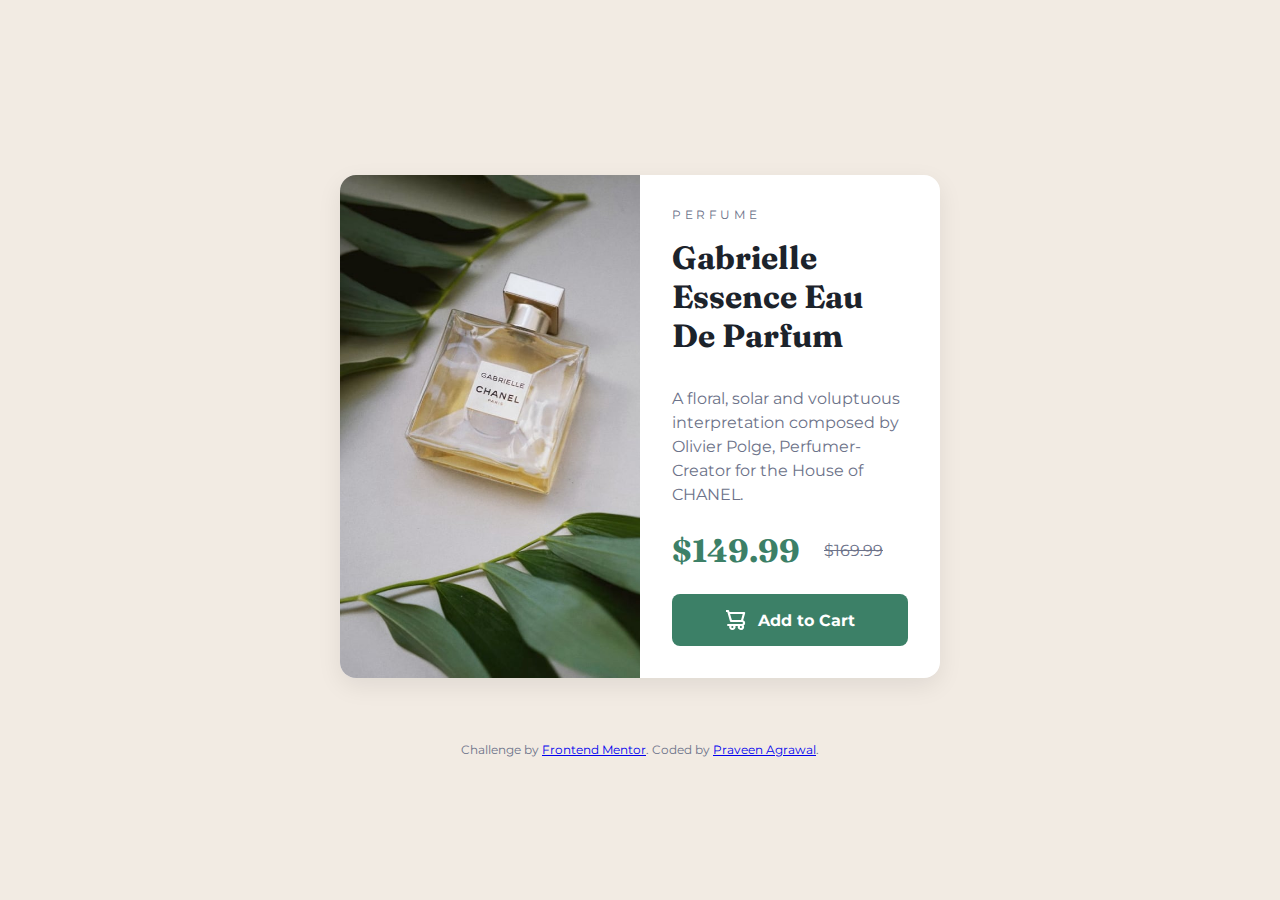
<file: index.html>
<!DOCTYPE html>
<html lang="en">
<head>
  <meta charset="UTF-8">
  <meta name="viewport" content="width=device-width, initial-scale=1.0">
  <link rel="icon" type="image/png" sizes="32x32" href="./images/favicon-32x32.png">
  <title>Frontend Mentor | Product preview card component</title>
  <link rel="stylesheet" href="style.css">
</head>
<body>
  <main class="card">
    <picture class="card__img">
      <img src="images/image-product-desktop.jpg" alt="Parfum bottle">
    </picture>
    <section class="card__content">
      <span class="card__category">Perfume</span>
      <h1 class="card__title">Gabrielle Essence Eau De Parfum</h1>
      <p class="card__desc">
        A floral, solar and voluptuous interpretation composed by Olivier Polge, 
        Perfumer-Creator for the House of CHANEL.
      </p>
      <div class="card__prices">
        <span class="card__price--current">$149.99</span>
        <span class="card__price--old">$169.99</span>
      </div>
      <button class="card__btn">
        <img src="images/icon-cart.svg" alt="cart button" aria-hidden="true" class="card__btn-icon">
        Add to Cart
      </button>
    </section>
  </main>
  <div class="attribution">
    Challenge by <a href="https://www.frontendmentor.io?ref=challenge" target="_blank">Frontend Mentor</a>. 
    Coded by <a href="#">Praveen Agrawal</a>.
  </div>
</body>
</html>
</file>
<file: style.css>
@import url('https://fonts.googleapis.com/css2?family=Montserrat:wght@500;700&family=Fraunces:wght@700&display=swap');

:root {
  --clr-primary: hsl(158, 36%, 37%);
  --clr-primary-dark: hsl(158, 36%, 20%);
  --clr-secondary: hsl(30, 38%, 92%);
  --clr-neutral-dark: hsl(212, 21%, 14%);
  --clr-neutral-gray: hsl(228, 12%, 48%);
  --clr-white: hsl(0, 0%, 100%);
  --font-body: 'Montserrat', sans-serif;
  --font-heading: 'Fraunces', serif;
}

* {
  box-sizing: border-box;
}

body {
  background: var(--clr-secondary);
  font-family: var(--font-body);
  color: var(--clr-neutral-gray);
  min-height: 100vh;
  display: flex;
  flex-direction: column;
  justify-content: center;
  align-items: center;
  margin: 0;
}

.card {
  background: var(--clr-white);
  border-radius: 1rem;
  box-shadow: 0 8px 24px rgba(0,0,0,0.08);
  display: flex;
  max-width: 600px;
  overflow: hidden;
  margin: 2rem 1rem;
}

.card__img img {
  display: block;
  width: 100%;
  height: 100%;
  object-fit: cover;
  min-width: 300px;
}

.card__content {
  padding: 2rem;
  display: flex;
  flex-direction: column;
  justify-content: center;
}

.card__category {
  text-transform: uppercase;
  letter-spacing: 0.3em;
  font-size: 0.75rem;
  color: var(--clr-neutral-gray);
  margin-bottom: 1rem;
  font-family: var(--font-body);
}

.card__title {
  font-family: var(--font-heading);
  font-size: 2rem;
  color: var(--clr-neutral-dark);
  margin: 0 0 1rem 0;
}

.card__desc {
  font-size: 1rem;
  margin-bottom: 1.5rem;
  line-height: 1.5;
}

.card__prices {
  display: flex;
  align-items: center;
  gap: 1.5rem;
  margin-bottom: 1.5rem;
}

.card__price--current {
  color: var(--clr-primary);
  font-family: var(--font-heading);
  font-size: 2rem;
  font-weight: 700;
}

.card__price--old {
  text-decoration: line-through;
  color: var(--clr-neutral-gray);
  font-size: 1rem;
}

.card__btn {
  background: var(--clr-primary);
  color: var(--clr-white);
  border: none;
  border-radius: 0.5rem;
  padding: 1rem 0;
  font-size: 1rem;
  font-family: var(--font-body);
  font-weight: 700;
  cursor: pointer;
  display: flex;
  align-items: center;
  justify-content: center;
  gap: 0.75rem;
  transition: background 0.2s;
}

.card__btn:hover,
.card__btn:focus {
  background: var(--clr-primary-dark);
}

.card__btn-icon {
  width: 1.25rem;
  height: 1.25rem;
}

.attribution {
  font-size: 0.75rem;
  text-align: center;
  margin-top: 2rem;
  color: var(--clr-neutral-gray);
}

@media (max-width: 600px) {
  .card {
    flex-direction: column;
    justify-content: flex-start;
    max-width: 340px;
  }
  .card__img img {
    align-self: center;
    min-width: 100%;
    height: 300px;
  }
  .card__content {
    padding: 1.5rem;
  }
}
</file>
